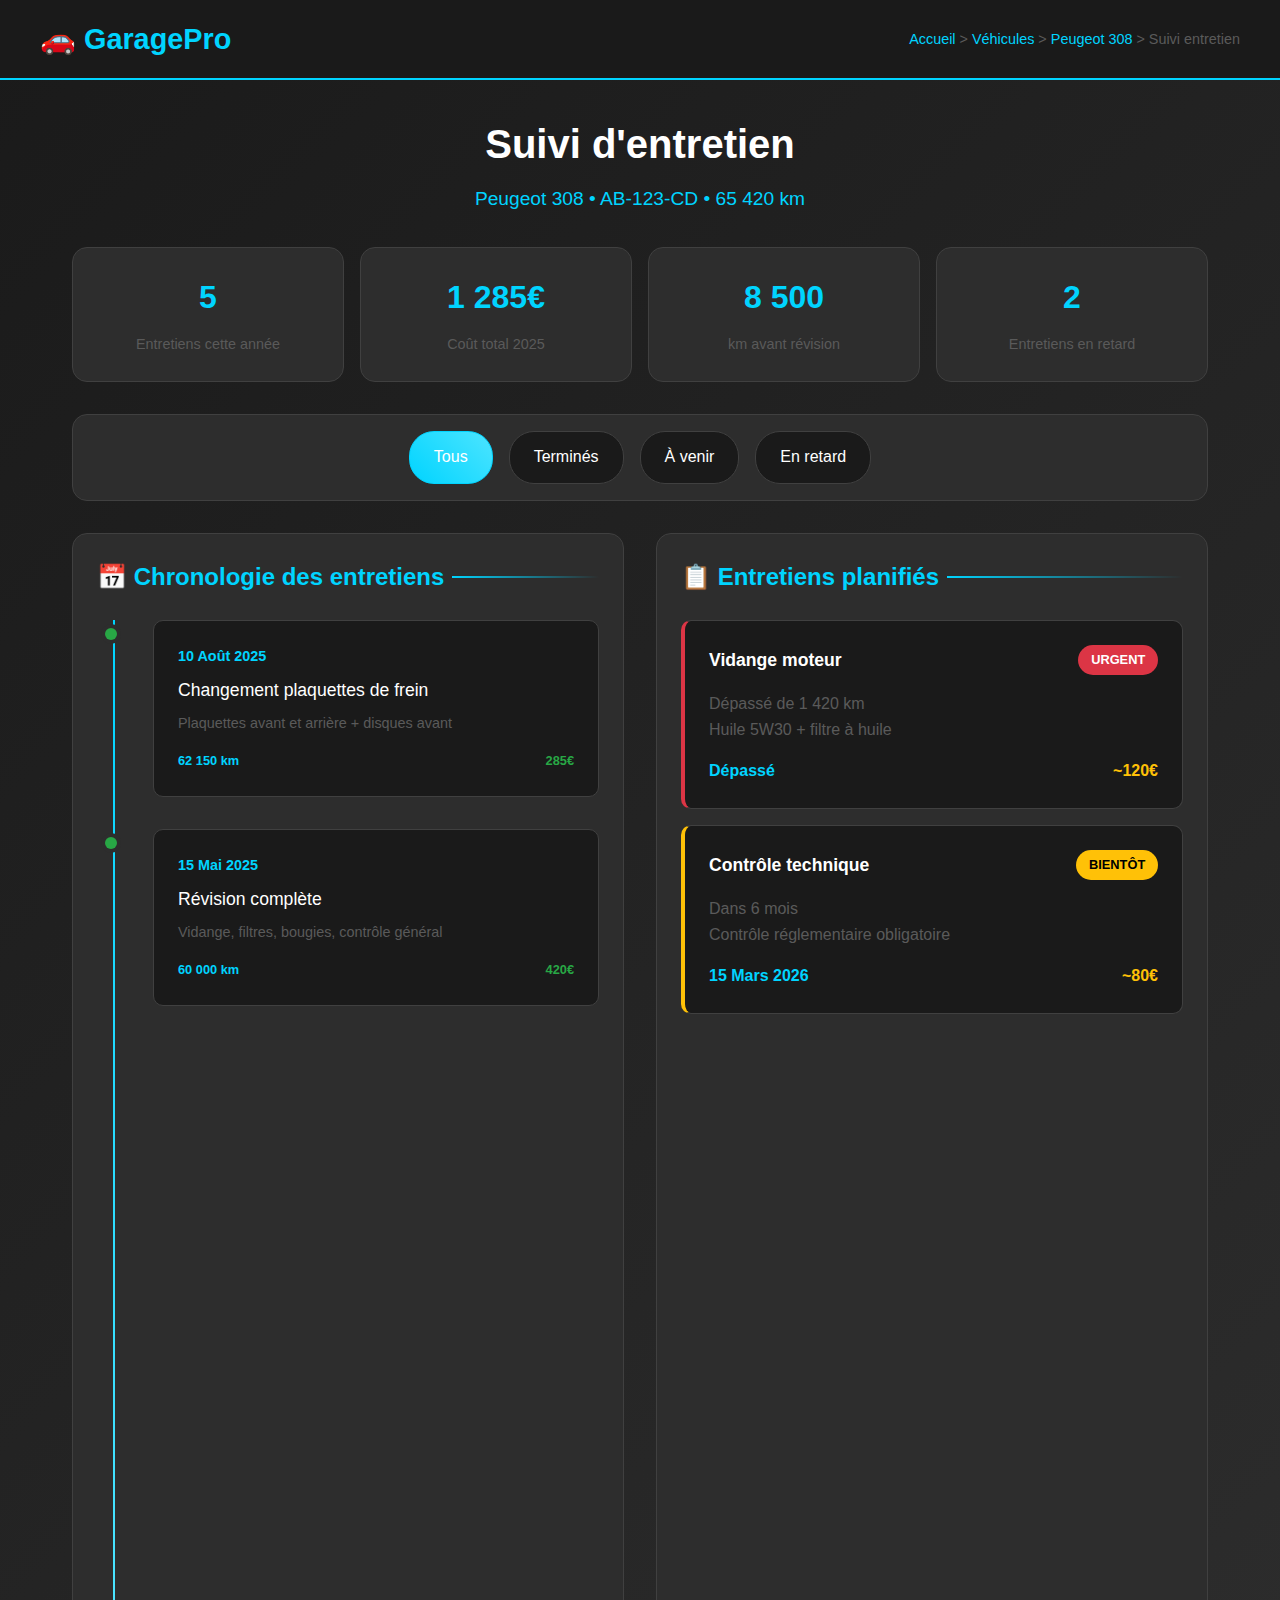
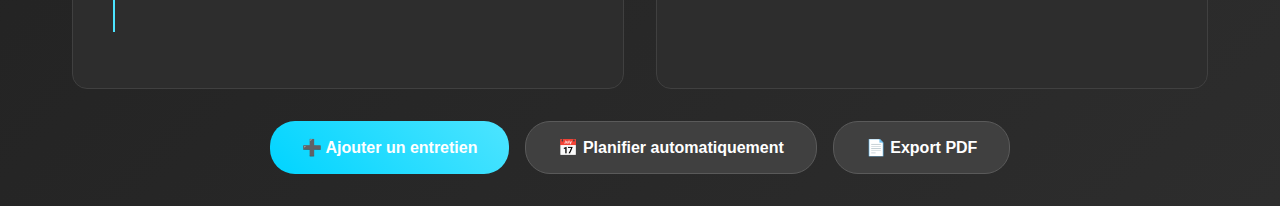
<file: models/claude/maintenance-tracking-page.html>
<!DOCTYPE html>
<html lang="fr">
<head>
    <meta charset="UTF-8">
    <meta name="viewport" content="width=device-width, initial-scale=1.0">
    <title>Suivi entretien - Peugeot 308 | GaragePro</title>
    <style>
        * {
            margin: 0;
            padding: 0;
            box-sizing: border-box;
        }

        :root {
            --carbon-dark: #1a1a1a;
            --carbon-medium: #2d2d2d;
            --carbon-light: #404040;
            --carbon-lighter: #5a5a5a;
            --electric-blue: #00d4ff;
            --electric-blue-dark: #0099cc;
            --electric-blue-light: #4de4ff;
            --white: #ffffff;
            --gray-light: #f5f5f5;
            --success: #28a745;
            --warning: #ffc107;
            --danger: #dc3545;
            --info: #17a2b8;
        }

        body {
            font-family: 'Arial', sans-serif;
            background: linear-gradient(135deg, var(--carbon-dark) 0%, var(--carbon-medium) 100%);
            color: var(--white);
            line-height: 1.6;
            min-height: 100vh;
        }

        /* Navbar */
        .navbar {
            background: var(--carbon-dark);
            padding: 1rem 2rem;
            border-bottom: 2px solid var(--electric-blue);
            position: sticky;
            top: 0;
            z-index: 1000;
        }

        .navbar-content {
            display: flex;
            justify-content: space-between;
            align-items: center;
            max-width: 1200px;
            margin: 0 auto;
        }

        .logo {
            font-size: 1.8rem;
            font-weight: bold;
            color: var(--electric-blue);
            text-decoration: none;
        }

        .breadcrumb {
            color: var(--carbon-lighter);
            font-size: 0.9rem;
        }

        .breadcrumb a {
            color: var(--electric-blue);
            text-decoration: none;
        }

        .breadcrumb a:hover {
            text-decoration: underline;
        }

        /* Main content */
        .main-content {
            max-width: 1200px;
            margin: 0 auto;
            padding: 2rem;
        }

        /* Header */
        .page-header {
            text-align: center;
            margin-bottom: 2rem;
        }

        .page-title {
            font-size: 2.5rem;
            color: var(--white);
            margin-bottom: 0.5rem;
        }

        .page-subtitle {
            color: var(--electric-blue);
            font-size: 1.2rem;
        }

        /* Filter tabs */
        .filter-tabs {
            display: flex;
            justify-content: center;
            gap: 1rem;
            margin-bottom: 2rem;
            background: var(--carbon-medium);
            padding: 1rem;
            border-radius: 15px;
            border: 1px solid var(--carbon-light);
        }

        .tab {
            padding: 0.8rem 1.5rem;
            background: var(--carbon-dark);
            border: 1px solid var(--carbon-light);
            border-radius: 25px;
            color: var(--white);
            cursor: pointer;
            transition: all 0.3s ease;
            font-weight: 500;
        }

        .tab.active {
            background: linear-gradient(45deg, var(--electric-blue), var(--electric-blue-light));
            color: white;
            border-color: var(--electric-blue);
        }

        .tab:hover:not(.active) {
            border-color: var(--electric-blue);
            color: var(--electric-blue);
        }

        /* Content grid */
        .content-grid {
            display: grid;
            grid-template-columns: 1fr 1fr;
            gap: 2rem;
            margin-bottom: 2rem;
        }

        .section {
            background: var(--carbon-medium);
            border-radius: 15px;
            padding: 1.5rem;
            border: 1px solid var(--carbon-light);
        }

        .section-title {
            font-size: 1.5rem;
            color: var(--electric-blue);
            margin-bottom: 1.5rem;
            position: relative;
            display: flex;
            align-items: center;
            gap: 0.5rem;
        }

        .section-title::after {
            content: '';
            flex: 1;
            height: 2px;
            background: linear-gradient(90deg, var(--electric-blue), transparent);
        }

        /* Timeline */
        .timeline {
            position: relative;
            padding-left: 2rem;
        }

        .timeline::before {
            content: '';
            position: absolute;
            left: 1rem;
            top: 0;
            bottom: 0;
            width: 2px;
            background: linear-gradient(to bottom, var(--electric-blue), var(--electric-blue-light));
        }

        .timeline-item {
            position: relative;
            margin-bottom: 2rem;
            padding-left: 1.5rem;
        }

        .timeline-item::before {
            content: '';
            position: absolute;
            left: -1.5rem;
            top: 0.5rem;
            width: 12px;
            height: 12px;
            background: var(--electric-blue);
            border-radius: 50%;
            box-shadow: 0 0 0 4px var(--carbon-medium);
        }

        .timeline-item.completed::before {
            background: var(--success);
        }

        .timeline-item.upcoming::before {
            background: var(--warning);
        }

        .timeline-item.overdue::before {
            background: var(--danger);
            animation: pulse 2s infinite;
        }

        @keyframes pulse {
            0% { box-shadow: 0 0 0 4px var(--carbon-medium), 0 0 0 8px transparent; }
            50% { box-shadow: 0 0 0 4px var(--carbon-medium), 0 0 0 8px rgba(220, 53, 69, 0.3); }
            100% { box-shadow: 0 0 0 4px var(--carbon-medium), 0 0 0 8px transparent; }
        }

        .timeline-content {
            background: var(--carbon-dark);
            padding: 1.5rem;
            border-radius: 10px;
            border: 1px solid var(--carbon-light);
            transition: all 0.3s ease;
        }

        .timeline-content:hover {
            border-color: var(--electric-blue);
            transform: translateX(5px);
        }

        .timeline-date {
            color: var(--electric-blue);
            font-weight: bold;
            font-size: 0.9rem;
            margin-bottom: 0.5rem;
        }

        .timeline-title {
            color: var(--white);
            font-size: 1.1rem;
            margin-bottom: 0.5rem;
        }

        .timeline-details {
            color: var(--carbon-lighter);
            font-size: 0.9rem;
            margin-bottom: 1rem;
        }

        .timeline-meta {
            display: flex;
            justify-content: space-between;
            align-items: center;
            font-size: 0.8rem;
        }

        .timeline-km {
            color: var(--electric-blue);
            font-weight: bold;
        }

        .timeline-cost {
            color: var(--success);
            font-weight: bold;
        }

        /* Planning cards */
        .planning-grid {
            display: grid;
            gap: 1rem;
        }

        .planning-card {
            background: var(--carbon-dark);
            padding: 1.5rem;
            border-radius: 10px;
            border: 1px solid var(--carbon-light);
            position: relative;
            transition: all 0.3s ease;
        }

        .planning-card.urgent {
            border-left: 4px solid var(--danger);
        }

        .planning-card.soon {
            border-left: 4px solid var(--warning);
        }

        .planning-card.planned {
            border-left: 4px solid var(--electric-blue);
        }

        .planning-card:hover {
            transform: translateY(-3px);
            box-shadow: 0 5px 15px rgba(0, 212, 255, 0.2);
        }

        .planning-header {
            display: flex;
            justify-content: space-between;
            align-items: center;
            margin-bottom: 1rem;
        }

        .planning-title {
            color: var(--white);
            font-size: 1.1rem;
            font-weight: bold;
        }

        .planning-status {
            padding: 0.3rem 0.8rem;
            border-radius: 15px;
            font-size: 0.8rem;
            font-weight: bold;
        }

        .status-urgent { background: var(--danger); color: white; }
        .status-soon { background: var(--warning); color: black; }
        .status-planned { background: var(--info); color: white; }

        .planning-details {
            color: var(--carbon-lighter);
            margin-bottom: 1rem;
        }

        .planning-meta {
            display: flex;
            justify-content: space-between;
            align-items: center;
        }

        .planning-date {
            color: var(--electric-blue);
            font-weight: bold;
        }

        .planning-estimate {
            color: var(--warning);
            font-weight: bold;
        }

        /* Statistics */
        .stats-grid {
            display: grid;
            grid-template-columns: repeat(auto-fit, minmax(200px, 1fr));
            gap: 1rem;
            margin-bottom: 2rem;
        }

        .stat-card {
            background: var(--carbon-medium);
            padding: 1.5rem;
            border-radius: 15px;
            text-align: center;
            border: 1px solid var(--carbon-light);
            transition: all 0.3s ease;
        }

        .stat-card:hover {
            border-color: var(--electric-blue);
            transform: translateY(-3px);
        }

        .stat-number {
            font-size: 2rem;
            font-weight: bold;
            color: var(--electric-blue);
            display: block;
            margin-bottom: 0.5rem;
        }

        .stat-label {
            color: var(--carbon-lighter);
            font-size: 0.9rem;
        }

        /* Action buttons */
        .action-buttons {
            display: flex;
            gap: 1rem;
            justify-content: center;
            margin-top: 2rem;
        }

        .btn {
            padding: 1rem 2rem;
            border: none;
            border-radius: 25px;
            font-size: 1rem;
            font-weight: bold;
            cursor: pointer;
            transition: all 0.3s ease;
            text-decoration: none;
            display: inline-block;
        }

        .btn-primary {
            background: linear-gradient(45deg, var(--electric-blue), var(--electric-blue-light));
            color: white;
        }

        .btn-secondary {
            background: var(--carbon-light);
            color: var(--white);
            border: 1px solid var(--carbon-lighter);
        }

        .btn:hover {
            transform: translateY(-2px);
            box-shadow: 0 5px 15px rgba(0, 212, 255, 0.3);
        }

        /* Add maintenance form */
        .add-form {
            background: var(--carbon-medium);
            border-radius: 15px;
            padding: 2rem;
            border: 1px solid var(--carbon-light);
            margin-bottom: 2rem;
            display: none;
        }

        .add-form.active {
            display: block;
            animation: fadeIn 0.3s ease;
        }

        @keyframes fadeIn {
            from { opacity: 0; transform: translateY(-20px); }
            to { opacity: 1; transform: translateY(0); }
        }

        .form-grid {
            display: grid;
            grid-template-columns: repeat(auto-fit, minmax(250px, 1fr));
            gap: 1rem;
            margin-bottom: 1.5rem;
        }

        .form-group {
            display: flex;
            flex-direction: column;
        }

        .form-group label {
            color: var(--electric-blue);
            margin-bottom: 0.5rem;
            font-weight: bold;
        }

        .form-group input,
        .form-group select,
        .form-group textarea {
            background: var(--carbon-dark);
            border: 1px solid var(--carbon-light);
            border-radius: 8px;
            padding: 0.8rem;
            color: var(--white);
            font-size: 1rem;
        }

        .form-group input:focus,
        .form-group select:focus,
        .form-group textarea:focus {
            outline: none;
            border-color: var(--electric-blue);
            box-shadow: 0 0 0 2px rgba(0, 212, 255, 0.2);
        }

        .form-group textarea {
            resize: vertical;
            min-height: 80px;
        }

        /* Responsive */
        @media (max-width: 768px) {
            .content-grid {
                grid-template-columns: 1fr;
            }
            
            .filter-tabs {
                flex-wrap: wrap;
            }
            
            .action-buttons {
                flex-direction: column;
            }
            
            .stats-grid {
                grid-template-columns: repeat(auto-fit, minmax(150px, 1fr));
            }
        }
    </style>
</head>
<body>
    <!-- Navbar -->
    <nav class="navbar">
        <div class="navbar-content">
            <a href="#" class="logo">🚗 GaragePro</a>
            <div class="breadcrumb">
                <a href="#">Accueil</a> > <a href="#">Véhicules</a> > <a href="#">Peugeot 308</a> > Suivi entretien
            </div>
        </div>
    </nav>

    <!-- Main Content -->
    <main class="main-content">
        <!-- Page Header -->
        <div class="page-header">
            <h1 class="page-title">Suivi d'entretien</h1>
            <p class="page-subtitle">Peugeot 308 • AB-123-CD • 65 420 km</p>
        </div>

        <!-- Statistics -->
        <div class="stats-grid">
            <div class="stat-card">
                <span class="stat-number">5</span>
                <span class="stat-label">Entretiens cette année</span>
            </div>
            <div class="stat-card">
                <span class="stat-number">1 285€</span>
                <span class="stat-label">Coût total 2025</span>
            </div>
            <div class="stat-card">
                <span class="stat-number">8 500</span>
                <span class="stat-label">km avant révision</span>
            </div>
            <div class="stat-card">
                <span class="stat-number">2</span>
                <span class="stat-label">Entretiens en retard</span>
            </div>
        </div>

        <!-- Filter Tabs -->
        <div class="filter-tabs">
            <div class="tab active" onclick="showTab('all')">Tous</div>
            <div class="tab" onclick="showTab('completed')">Terminés</div>
            <div class="tab" onclick="showTab('upcoming')">À venir</div>
            <div class="tab" onclick="showTab('overdue')">En retard</div>
        </div>

        <!-- Add form (hidden by default) -->
        <div class="add-form" id="addForm">
            <h3 class="section-title">➕ Ajouter un entretien</h3>
            <form>
                <div class="form-grid">
                    <div class="form-group">
                        <label for="maintenance-type">Type d'entretien</label>
                        <select id="maintenance-type">
                            <option>Vidange</option>
                            <option>Révision complète</option>
                            <option>Changement pneus</option>
                            <option>Freins</option>
                            <option>Contrôle technique</option>
                            <option>Autre</option>
                        </select>
                    </div>
                    <div class="form-group">
                        <label for="maintenance-date">Date</label>
                        <input type="date" id="maintenance-date">
                    </div>
                    <div class="form-group">
                        <label for="maintenance-km">Kilométrage</label>
                        <input type="number" id="maintenance-km" placeholder="65420">
                    </div>
                    <div class="form-group">
                        <label for="maintenance-cost">Coût (€)</label>
                        <input type="number" id="maintenance-cost" placeholder="150">
                    </div>
                    <div class="form-group">
                        <label for="maintenance-garage">Garage</label>
                        <input type="text" id="maintenance-garage" placeholder="Nom du garage">
                    </div>
                    <div class="form-group">
                        <label for="next-maintenance">Prochain entretien (km)</label>
                        <input type="number" id="next-maintenance" placeholder="70000">
                    </div>
                </div>
                <div class="form-group">
                    <label for="maintenance-notes">Notes</label>
                    <textarea id="maintenance-notes" placeholder="Détails de l'entretien..."></textarea>
                </div>
                <div class="action-buttons">
                    <button type="submit" class="btn btn-primary">💾 Enregistrer</button>
                    <button type="button" class="btn btn-secondary" onclick="hideAddForm()">❌ Annuler</button>
                </div>
            </form>
        </div>

        <!-- Content Grid -->
        <div class="content-grid">
            <!-- Left Column - Timeline -->
            <div class="section">
                <h2 class="section-title">📅 Chronologie des entretiens</h2>
                <div class="timeline">
                    <div class="timeline-item completed">
                        <div class="timeline-content">
                            <div class="timeline-date">10 Août 2025</div>
                            <div class="timeline-title">Changement plaquettes de frein</div>
                            <div class="timeline-details">Plaquettes avant et arrière + disques avant</div>
                            <div class="timeline-meta">
                                <span class="timeline-km">62 150 km</span>
                                <span class="timeline-cost">285€</span>
                            </div>
                        </div>
                    </div>

                    <div class="timeline-item completed">
                        <div class="timeline-content">
                            <div class="timeline-date">15 Mai 2025</div>
                            <div class="timeline-title">Révision complète</div>
                            <div class="timeline-details">Vidange, filtres, bougies, contrôle général</div>
                            <div class="timeline-meta">
                                <span class="timeline-km">60 000 km</span>
                                <span class="timeline-cost">420€</span>
                            </div>
                        </div>
                    </div>

                    <div class="timeline-item completed">
                        <div class="timeline-content">
                            <div class="timeline-date">12 Mars 2025</div>
                            <div class="timeline-title">Changement pneus</div>
                            <div class="timeline-details">4 pneus Michelin Energy Saver+</div>
                            <div class="timeline-meta">
                                <span class="timeline-km">58 200 km</span>
                                <span class="timeline-cost">380€</span>
                            </div>
                        </div>
                    </div>

                    <div class="timeline-item completed">
                        <div class="timeline-content">
                            <div class="timeline-date">20 Janv 2025</div>
                            <div class="timeline-title">Contrôle technique</div>
                            <div class="timeline-details">Contrôle réglementaire - Aucun défaut</div>
                            <div class="timeline-meta">
                                <span class="timeline-km">55 800 km</span>
                                <span class="timeline-cost">75€</span>
                            </div>
                        </div>
                    </div>

                    <div class="timeline-item completed">
                        <div class="timeline-content">
                            <div class="timeline-date">08 Oct 2024</div>
                            <div class="timeline-title">Vidange + filtres</div>
                            <div class="timeline-details">Huile 5W30 + filtre à huile et à air</div>
                            <div class="timeline-meta">
                                <span class="timeline-km">52 000 km</span>
                                <span class="timeline-cost">125€</span>
                            </div>
                        </div>
                    </div>
                </div>
            </div>

            <!-- Right Column - Planning -->
            <div class="section">
                <h2 class="section-title">📋 Entretiens planifiés</h2>
                <div class="planning-grid">
                    <div class="planning-card urgent">
                        <div class="planning-header">
                            <div class="planning-title">Vidange moteur</div>
                            <span class="planning-status status-urgent">URGENT</span>
                        </div>
                        <div class="planning-details">
                            Dépassé de 1 420 km<br>
                            Huile 5W30 + filtre à huile
                        </div>
                        <div class="planning-meta">
                            <span class="planning-date">Dépassé</span>
                            <span class="planning-estimate">~120€</span>
                        </div>
                    </div>

                    <div class="planning-card soon">
                        <div class="planning-header">
                            <div class="planning-title">Contrôle technique</div>
                            <span class="planning-status status-soon">BIENTÔT</span>
                        </div>
                        <div class="planning-details">
                            Dans 6 mois<br>
                            Contrôle réglementaire obligatoire
                        </div>
                        <div class="planning-meta">
                            <span class="planning-date">15 Mars 2026</span>
                            <span class="planning-estimate">~80€</span>
                        </div>
                    </div>

                    <div class="planning-card planned">
                        <div class="planning-header">
                            <div class="planning-title">Révision 75 000 km</div>
                            <span class="planning-status status-planned">PLANIFIÉ</span>
                        </div>
                        <div class="planning-details">
                            Dans ~1 an et 9 580 km<br>
                            Révision majeure recommandée
                        </div>
                        <div class="planning-meta">
                            <span class="planning-date">Est. 2026</span>
                            <span class="planning-estimate">~450€</span>
                        </div>
                    </div>

                    <div class="planning-card planned">
                        <div class="planning-header">
                            <div class="planning-title">Changement courroie</div>
                            <span class="planning-status status-planned">PLANIFIÉ</span>
                        </div>
                        <div class="planning-details">
                            Recommandé à 80 000 km<br>
                            Courroie de distribution + pompe à eau
                        </div>
                        <div class="planning-meta">
                            <span class="planning-date">~14 580 km</span>
                            <span class="planning-estimate">~650€</span>
                        </div>
                    </div>
                </div>
            </div>
        </div>

        <!-- Action Buttons -->
        <div class="action-buttons">
            <button class="btn btn-primary" onclick="showAddForm()">
                ➕ Ajouter un entretien
            </button>
            <button class="btn btn-secondary" onclick="alert('Fonction de planification automatique')">
                📅 Planifier automatiquement
            </button>
            <button class="btn btn-secondary" onclick="alert('Export PDF du suivi')">
                📄 Export PDF
            </button>
        </div>
    </main>

    <script>
        // Tab functionality
        function showTab(type) {
            // Remove active class from all tabs
            document.querySelectorAll('.tab').forEach(tab => {
                tab.classList.remove('active');
            });
            
            // Add active class to clicked tab
            event.target.classList.add('active');
            
            // Filter timeline items based on type
            const timelineItems = document.querySelectorAll('.timeline-item');
            const planningCards = document.querySelectorAll('.planning-card');
            
            timelineItems.forEach(item => {
                item.style.display = 'block';
                if (type === 'completed' && !item.classList.contains('completed')) {
                    item.style.display = 'none';
                } else if (type === 'upcoming' && !item.classList.contains('upcoming')) {
                    item.style.display = 'none';
                } else if (type === 'overdue' && !item.classList.contains('overdue')) {
                    item.style.display = 'none';
                }
            });
            
            planningCards.forEach(card => {
                card.style.display = 'block';
                if (type === 'completed') {
                    card.style.display = 'none';
                } else if (type === 'upcoming' && !card.classList.contains('soon') && !card.classList.contains('planned')) {
                    card.style.display = 'none';
                } else if (type === 'overdue' && !card.classList.contains('urgent')) {
                    card.style.display = 'none';
                }
            });
        }

        // Add form functionality
        function showAddForm() {
            document.getElementById('addForm').classList.add('active');
            document.getElementById('addForm').scrollIntoView({ behavior: 'smooth' });
        }

        function hideAddForm() {
            document.getElementById('addForm').classList.remove('active');
        }

        // Form submission
        document.querySelector('#addForm form').addEventListener('submit', function(e) {
            e.preventDefault();
            alert('Entretien ajouté avec succès ! (À implémenter avec Django)');
            hideAddForm();
        });

        // Animation on scroll
        const observer = new IntersectionObserver((entries) => {
            entries.forEach(entry => {
                if (entry.isIntersecting) {
                    entry.target.style.opacity = '1';
                    entry.target.style.transform = 'translateY(0)';
                }
            });
        });

        document.querySelectorAll('.timeline-item, .planning-card, .stat-card').forEach(item => {
            item.style.opacity = '0';
            item.style.transform = 'translateY(20px)';
            item.style.transition = 'opacity 0.5s ease, transform 0.5s ease';
            observer.observe(item);
        });
    </script>
</body>
</html>
</file>
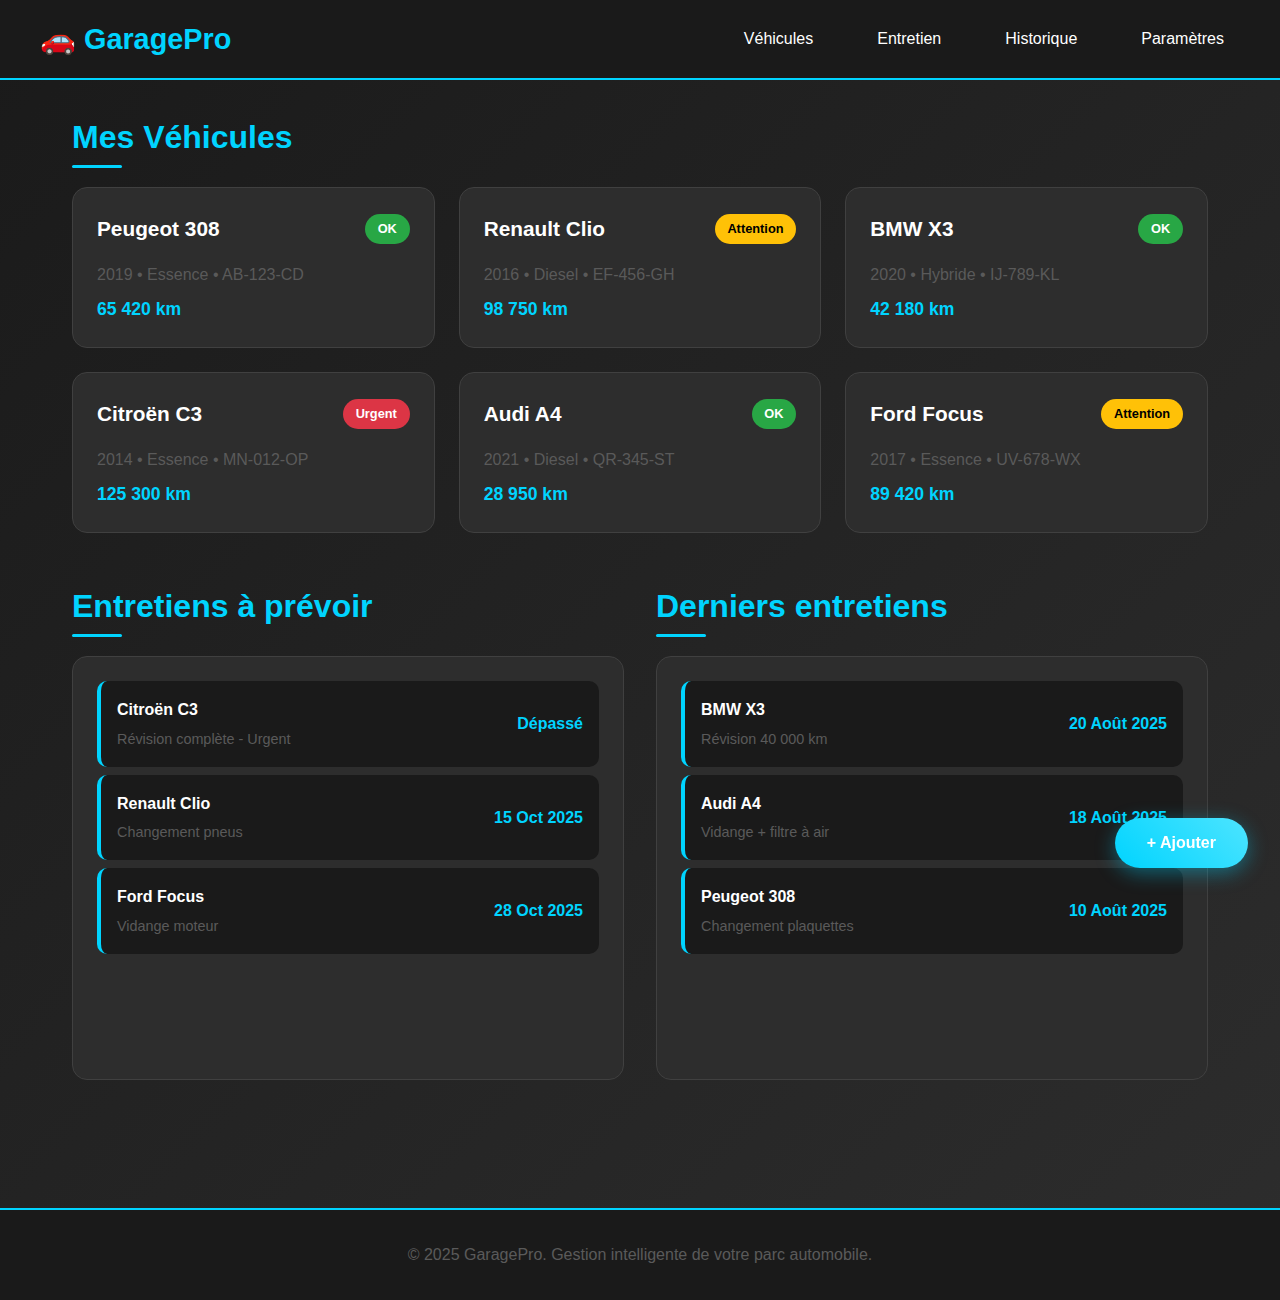
<file: models/claude/vehicle-dashboard.html>
<!DOCTYPE html>
<html lang="fr">
<head>
    <meta charset="UTF-8">
    <meta name="viewport" content="width=device-width, initial-scale=1.0">
    <title>Claude</title>
    <style>
        * {
            margin: 0;
            padding: 0;
            box-sizing: border-box;
        }

        :root {
            --carbon-dark: #1a1a1a;
            --carbon-medium: #2d2d2d;
            --carbon-light: #404040;
            --carbon-lighter: #5a5a5a;
            --electric-blue: #00d4ff;
            --electric-blue-dark: #0099cc;
            --electric-blue-light: #4de4ff;
            --white: #ffffff;
            --gray-light: #f5f5f5;
            --success: #28a745;
            --warning: #ffc107;
            --danger: #dc3545;
        }

        body {
            font-family: 'Arial', sans-serif;
            background: linear-gradient(135deg, var(--carbon-dark) 0%, var(--carbon-medium) 100%);
            color: var(--white);
            line-height: 1.6;
            min-height: 100vh;
        }

        /* Navbar */
        .navbar {
            background: var(--carbon-dark);
            padding: 1rem 2rem;
            border-bottom: 2px solid var(--electric-blue);
            position: sticky;
            top: 0;
            z-index: 1000;
            backdrop-filter: blur(10px);
        }

        .navbar-content {
            display: flex;
            justify-content: space-between;
            align-items: center;
            max-width: 1200px;
            margin: 0 auto;
        }

        .logo {
            font-size: 1.8rem;
            font-weight: bold;
            color: var(--electric-blue);
            text-decoration: none;
        }

        .nav-links {
            display: flex;
            list-style: none;
            gap: 2rem;
        }

        .nav-links a {
            color: var(--white);
            text-decoration: none;
            transition: color 0.3s ease;
            padding: 0.5rem 1rem;
            border-radius: 5px;
        }

        .nav-links a:hover {
            color: var(--electric-blue);
            background: var(--carbon-medium);
        }

        /* Main content */
        .main-content {
            max-width: 1200px;
            margin: 0 auto;
            padding: 2rem;
        }

        .section {
            margin-bottom: 3rem;
        }

        .section-title {
            font-size: 2rem;
            margin-bottom: 1.5rem;
            color: var(--electric-blue);
            position: relative;
        }

        .section-title::after {
            content: '';
            position: absolute;
            bottom: -5px;
            left: 0;
            width: 50px;
            height: 3px;
            background: var(--electric-blue);
            border-radius: 2px;
        }

        /* Cards grid */
        .cards-grid {
            display: grid;
            grid-template-columns: repeat(auto-fit, minmax(300px, 1fr));
            gap: 1.5rem;
            margin-bottom: 2rem;
        }

        .vehicle-card {
            background: var(--carbon-medium);
            border-radius: 15px;
            padding: 1.5rem;
            transition: transform 0.3s ease, box-shadow 0.3s ease;
            border: 1px solid var(--carbon-light);
            cursor: pointer;
        }

        .vehicle-card:hover {
            transform: translateY(-5px);
            box-shadow: 0 10px 30px rgba(0, 212, 255, 0.3);
            border-color: var(--electric-blue);
        }

        .vehicle-header {
            display: flex;
            justify-content: space-between;
            align-items: center;
            margin-bottom: 1rem;
        }

        .vehicle-name {
            font-size: 1.3rem;
            font-weight: bold;
            color: var(--white);
        }

        .vehicle-status {
            padding: 0.3rem 0.8rem;
            border-radius: 20px;
            font-size: 0.8rem;
            font-weight: bold;
        }

        .status-ok { background: var(--success); color: white; }
        .status-warning { background: var(--warning); color: black; }
        .status-danger { background: var(--danger); color: white; }

        .vehicle-info {
            color: var(--carbon-lighter);
            margin-bottom: 0.5rem;
        }

        .vehicle-km {
            font-size: 1.1rem;
            color: var(--electric-blue);
            font-weight: bold;
        }

        /* Maintenance sections */
        .maintenance-grid {
            display: grid;
            grid-template-columns: repeat(auto-fit, minmax(400px, 1fr));
            gap: 2rem;
        }

        .maintenance-card {
            background: var(--carbon-medium);
            border-radius: 15px;
            padding: 1.5rem;
            border: 1px solid var(--carbon-light);
        }

        .maintenance-item {
            display: flex;
            justify-content: space-between;
            align-items: center;
            padding: 1rem;
            margin-bottom: 0.5rem;
            background: var(--carbon-dark);
            border-radius: 10px;
            border-left: 4px solid var(--electric-blue);
        }

        .maintenance-info h4 {
            color: var(--white);
            margin-bottom: 0.3rem;
        }

        .maintenance-info p {
            color: var(--carbon-lighter);
            font-size: 0.9rem;
        }

        .maintenance-date {
            color: var(--electric-blue);
            font-weight: bold;
        }

        /* Add button */
        .add-btn {
            background: linear-gradient(45deg, var(--electric-blue), var(--electric-blue-light));
            color: white;
            border: none;
            padding: 1rem 2rem;
            border-radius: 50px;
            font-size: 1rem;
            font-weight: bold;
            cursor: pointer;
            transition: all 0.3s ease;
            position: fixed;
            bottom: 2rem;
            right: 2rem;
            box-shadow: 0 5px 20px rgba(0, 212, 255, 0.4);
        }

        .add-btn:hover {
            transform: scale(1.05);
            box-shadow: 0 8px 30px rgba(0, 212, 255, 0.6);
        }

        /* Footer */
        .footer {
            background: var(--carbon-dark);
            padding: 2rem;
            text-align: center;
            border-top: 2px solid var(--electric-blue);
            margin-top: 3rem;
        }

        .footer p {
            color: var(--carbon-lighter);
        }

        /* Responsive */
        @media (max-width: 768px) {
            .navbar-content {
                flex-direction: column;
                gap: 1rem;
            }

            .nav-links {
                gap: 1rem;
            }

            .main-content {
                padding: 1rem;
            }

            .cards-grid {
                grid-template-columns: 1fr;
            }

            .maintenance-grid {
                grid-template-columns: 1fr;
            }
        }
    </style>
</head>
<body>
    <!-- Navbar -->
    <nav class="navbar">
        <div class="navbar-content">
            <a href="#" class="logo">🚗 GaragePro</a>
            <ul class="nav-links">
                <li><a href="#vehicles">Véhicules</a></li>
                <li><a href="#maintenance">Entretien</a></li>
                <li><a href="#history">Historique</a></li>
                <li><a href="#settings">Paramètres</a></li>
            </ul>
        </div>
    </nav>

    <!-- Main Content -->
    <main class="main-content">
        <!-- Section Véhicules -->
        <section id="vehicles" class="section">
            <h2 class="section-title">Mes Véhicules</h2>
            <div class="cards-grid">
                <div class="vehicle-card">
                    <div class="vehicle-header">
                        <h3 class="vehicle-name">Peugeot 308</h3>
                        <span class="vehicle-status status-ok">OK</span>
                    </div>
                    <p class="vehicle-info">2019 • Essence • AB-123-CD</p>
                    <p class="vehicle-km">65 420 km</p>
                </div>

                <div class="vehicle-card">
                    <div class="vehicle-header">
                        <h3 class="vehicle-name">Renault Clio</h3>
                        <span class="vehicle-status status-warning">Attention</span>
                    </div>
                    <p class="vehicle-info">2016 • Diesel • EF-456-GH</p>
                    <p class="vehicle-km">98 750 km</p>
                </div>

                <div class="vehicle-card">
                    <div class="vehicle-header">
                        <h3 class="vehicle-name">BMW X3</h3>
                        <span class="vehicle-status status-ok">OK</span>
                    </div>
                    <p class="vehicle-info">2020 • Hybride • IJ-789-KL</p>
                    <p class="vehicle-km">42 180 km</p>
                </div>

                <div class="vehicle-card">
                    <div class="vehicle-header">
                        <h3 class="vehicle-name">Citroën C3</h3>
                        <span class="vehicle-status status-danger">Urgent</span>
                    </div>
                    <p class="vehicle-info">2014 • Essence • MN-012-OP</p>
                    <p class="vehicle-km">125 300 km</p>
                </div>

                <div class="vehicle-card">
                    <div class="vehicle-header">
                        <h3 class="vehicle-name">Audi A4</h3>
                        <span class="vehicle-status status-ok">OK</span>
                    </div>
                    <p class="vehicle-info">2021 • Diesel • QR-345-ST</p>
                    <p class="vehicle-km">28 950 km</p>
                </div>

                <div class="vehicle-card">
                    <div class="vehicle-header">
                        <h3 class="vehicle-name">Ford Focus</h3>
                        <span class="vehicle-status status-warning">Attention</span>
                    </div>
                    <p class="vehicle-info">2017 • Essence • UV-678-WX</p>
                    <p class="vehicle-km">89 420 km</p>
                </div>
            </div>
        </section>

        <!-- Maintenance Grid -->
        <div class="maintenance-grid">
            <!-- Entretiens à prévoir -->
            <section id="maintenance" class="section">
                <h2 class="section-title">Entretiens à prévoir</h2>
                <div class="maintenance-card">
                    <div class="maintenance-item">
                        <div class="maintenance-info">
                            <h4>Citroën C3</h4>
                            <p>Révision complète - Urgent</p>
                        </div>
                        <span class="maintenance-date">Dépassé</span>
                    </div>
                    
                    <div class="maintenance-item">
                        <div class="maintenance-info">
                            <h4>Renault Clio</h4>
                            <p>Changement pneus</p>
                        </div>
                        <span class="maintenance-date">15 Oct 2025</span>
                    </div>
                    
                    <div class="maintenance-item">
                        <div class="maintenance-info">
                            <h4>Ford Focus</h4>
                            <p>Vidange moteur</p>
                        </div>
                        <span class="maintenance-date">28 Oct 2025</span>
                    </div>
                    
                    <div class="maintenance-item">
                        <div class="maintenance-info">
                            <h4>Peugeot 308</h4>
                            <p>Contrôle technique</p>
                        </div>
                        <span class="maintenance-date">12 Nov 2025</span>
                    </div>
                </div>
            </section>

            <!-- Derniers entretiens -->
            <section class="section">
                <h2 class="section-title">Derniers entretiens</h2>
                <div class="maintenance-card">
                    <div class="maintenance-item">
                        <div class="maintenance-info">
                            <h4>BMW X3</h4>
                            <p>Révision 40 000 km</p>
                        </div>
                        <span class="maintenance-date">20 Août 2025</span>
                    </div>
                    
                    <div class="maintenance-item">
                        <div class="maintenance-info">
                            <h4>Audi A4</h4>
                            <p>Vidange + filtre à air</p>
                        </div>
                        <span class="maintenance-date">18 Août 2025</span>
                    </div>
                    
                    <div class="maintenance-item">
                        <div class="maintenance-info">
                            <h4>Peugeot 308</h4>
                            <p>Changement plaquettes</p>
                        </div>
                        <span class="maintenance-date">10 Août 2025</span>
                    </div>
                    
                    <div class="maintenance-item">
                        <div class="maintenance-info">
                            <h4>Ford Focus</h4>
                            <p>Contrôle climatisation</p>
                        </div>
                        <span class="maintenance-date">5 Août 2025</span>
                    </div>
                </div>
            </section>
        </div>
    </main>

    <!-- Bouton d'ajout flottant -->
    <button class="add-btn" onclick="alert('Fonction d\'ajout - à implémenter')">+ Ajouter</button>

    <!-- Footer -->
    <footer class="footer">
        <p>&copy; 2025 GaragePro. Gestion intelligente de votre parc automobile.</p>
    </footer>

    <script>
        // Animation au scroll
        const cards = document.querySelectorAll('.vehicle-card, .maintenance-item');
        
        const observer = new IntersectionObserver((entries) => {
            entries.forEach(entry => {
                if (entry.isIntersecting) {
                    entry.target.style.opacity = '1';
                    entry.target.style.transform = 'translateY(0)';
                }
            });
        });

        cards.forEach(card => {
            card.style.opacity = '0';
            card.style.transform = 'translateY(20px)';
            card.style.transition = 'opacity 0.5s ease, transform 0.5s ease';
            observer.observe(card);
        });

        // Interaction avec les cartes véhicules
        document.querySelectorAll('.vehicle-card').forEach(card => {
            card.addEventListener('click', function() {
                const vehicleName = this.querySelector('.vehicle-name').textContent;
                alert(`Redirection vers la page de détail de : ${vehicleName}`);
            });
        });
    </script>
</body>
</html>
</file>
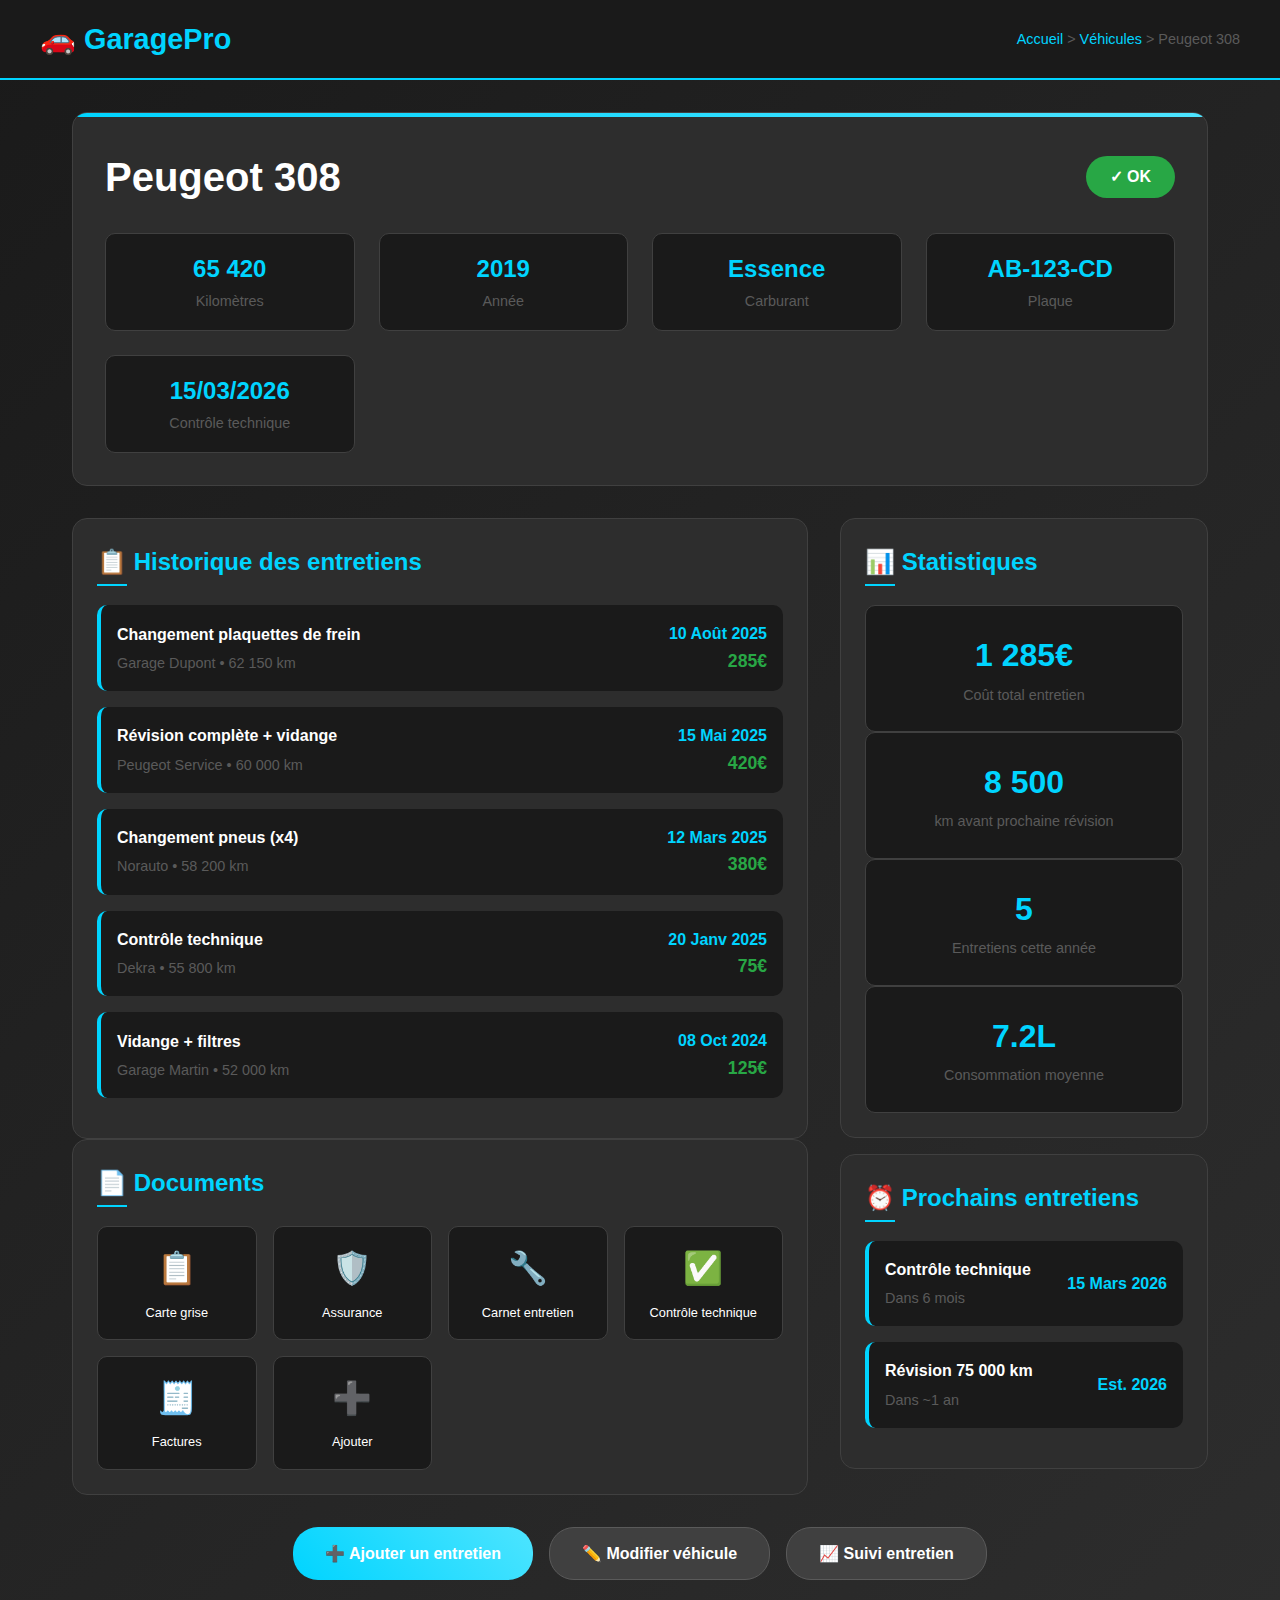
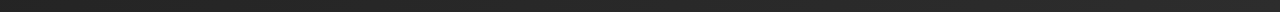
<file: models/claude/vehicle-detail-page.html>
<!DOCTYPE html>
<html lang="fr">
<head>
    <meta charset="UTF-8">
    <meta name="viewport" content="width=device-width, initial-scale=1.0">
    <title>Peugeot 308 - Détails | GaragePro</title>
    <style>
        * {
            margin: 0;
            padding: 0;
            box-sizing: border-box;
        }

        :root {
            --carbon-dark: #1a1a1a;
            --carbon-medium: #2d2d2d;
            --carbon-light: #404040;
            --carbon-lighter: #5a5a5a;
            --electric-blue: #00d4ff;
            --electric-blue-dark: #0099cc;
            --electric-blue-light: #4de4ff;
            --white: #ffffff;
            --gray-light: #f5f5f5;
            --success: #28a745;
            --warning: #ffc107;
            --danger: #dc3545;
            --info: #17a2b8;
        }

        body {
            font-family: 'Arial', sans-serif;
            background: linear-gradient(135deg, var(--carbon-dark) 0%, var(--carbon-medium) 100%);
            color: var(--white);
            line-height: 1.6;
            min-height: 100vh;
        }

        /* Navbar */
        .navbar {
            background: var(--carbon-dark);
            padding: 1rem 2rem;
            border-bottom: 2px solid var(--electric-blue);
            position: sticky;
            top: 0;
            z-index: 1000;
        }

        .navbar-content {
            display: flex;
            justify-content: space-between;
            align-items: center;
            max-width: 1200px;
            margin: 0 auto;
        }

        .logo {
            font-size: 1.8rem;
            font-weight: bold;
            color: var(--electric-blue);
            text-decoration: none;
        }

        .breadcrumb {
            color: var(--carbon-lighter);
            font-size: 0.9rem;
        }

        .breadcrumb a {
            color: var(--electric-blue);
            text-decoration: none;
        }

        .breadcrumb a:hover {
            text-decoration: underline;
        }

        /* Main content */
        .main-content {
            max-width: 1200px;
            margin: 0 auto;
            padding: 2rem;
        }

        /* Vehicle header */
        .vehicle-header {
            background: var(--carbon-medium);
            border-radius: 15px;
            padding: 2rem;
            margin-bottom: 2rem;
            border: 1px solid var(--carbon-light);
            position: relative;
            overflow: hidden;
        }

        .vehicle-header::before {
            content: '';
            position: absolute;
            top: 0;
            left: 0;
            right: 0;
            height: 4px;
            background: linear-gradient(90deg, var(--electric-blue), var(--electric-blue-light));
        }

        .vehicle-title {
            display: flex;
            justify-content: space-between;
            align-items: center;
            margin-bottom: 1.5rem;
        }

        .vehicle-name {
            font-size: 2.5rem;
            color: var(--white);
        }

        .vehicle-status {
            padding: 0.5rem 1.5rem;
            border-radius: 25px;
            font-size: 1rem;
            font-weight: bold;
        }

        .status-ok { background: var(--success); color: white; }

        .vehicle-specs {
            display: grid;
            grid-template-columns: repeat(auto-fit, minmax(200px, 1fr));
            gap: 1.5rem;
        }

        .spec-item {
            text-align: center;
            padding: 1rem;
            background: var(--carbon-dark);
            border-radius: 10px;
            border: 1px solid var(--carbon-light);
        }

        .spec-value {
            font-size: 1.5rem;
            font-weight: bold;
            color: var(--electric-blue);
            display: block;
        }

        .spec-label {
            font-size: 0.9rem;
            color: var(--carbon-lighter);
            margin-top: 0.5rem;
        }

        /* Content sections */
        .content-grid {
            display: grid;
            grid-template-columns: 2fr 1fr;
            gap: 2rem;
            margin-bottom: 2rem;
        }

        .section {
            background: var(--carbon-medium);
            border-radius: 15px;
            padding: 1.5rem;
            border: 1px solid var(--carbon-light);
        }

        .section-title {
            font-size: 1.5rem;
            color: var(--electric-blue);
            margin-bottom: 1.5rem;
            position: relative;
        }

        .section-title::after {
            content: '';
            position: absolute;
            bottom: -5px;
            left: 0;
            width: 30px;
            height: 2px;
            background: var(--electric-blue);
        }

        /* Maintenance history */
        .maintenance-item {
            display: flex;
            justify-content: space-between;
            align-items: center;
            padding: 1rem;
            margin-bottom: 1rem;
            background: var(--carbon-dark);
            border-radius: 10px;
            border-left: 4px solid var(--electric-blue);
            transition: all 0.3s ease;
        }

        .maintenance-item:hover {
            transform: translateX(5px);
            border-left-color: var(--electric-blue-light);
        }

        .maintenance-info h4 {
            color: var(--white);
            margin-bottom: 0.3rem;
        }

        .maintenance-info p {
            color: var(--carbon-lighter);
            font-size: 0.9rem;
        }

        .maintenance-date {
            color: var(--electric-blue);
            font-weight: bold;
        }

        .maintenance-cost {
            color: var(--success);
            font-weight: bold;
            font-size: 1.1rem;
        }

        /* Quick stats */
        .quick-stats {
            display: flex;
            flex-direction: column;
            gap: 1rem;
        }

        .stat-card {
            background: var(--carbon-dark);
            padding: 1.5rem;
            border-radius: 10px;
            text-align: center;
            border: 1px solid var(--carbon-light);
            transition: all 0.3s ease;
        }

        .stat-card:hover {
            border-color: var(--electric-blue);
            transform: scale(1.02);
        }

        .stat-number {
            font-size: 2rem;
            font-weight: bold;
            color: var(--electric-blue);
            display: block;
        }

        .stat-label {
            color: var(--carbon-lighter);
            font-size: 0.9rem;
        }

        /* Documents section */
        .documents-grid {
            display: grid;
            grid-template-columns: repeat(auto-fill, minmax(150px, 1fr));
            gap: 1rem;
        }

        .document-item {
            background: var(--carbon-dark);
            padding: 1rem;
            border-radius: 10px;
            text-align: center;
            border: 1px solid var(--carbon-light);
            cursor: pointer;
            transition: all 0.3s ease;
        }

        .document-item:hover {
            border-color: var(--electric-blue);
            transform: translateY(-3px);
        }

        .document-icon {
            font-size: 2rem;
            margin-bottom: 0.5rem;
            color: var(--electric-blue);
        }

        .document-name {
            font-size: 0.8rem;
            color: var(--white);
        }

        /* Action buttons */
        .action-buttons {
            display: flex;
            gap: 1rem;
            justify-content: center;
            margin-top: 2rem;
        }

        .btn {
            padding: 1rem 2rem;
            border: none;
            border-radius: 25px;
            font-size: 1rem;
            font-weight: bold;
            cursor: pointer;
            transition: all 0.3s ease;
            text-decoration: none;
            display: inline-block;
        }

        .btn-primary {
            background: linear-gradient(45deg, var(--electric-blue), var(--electric-blue-light));
            color: white;
        }

        .btn-secondary {
            background: var(--carbon-light);
            color: var(--white);
            border: 1px solid var(--carbon-lighter);
        }

        .btn:hover {
            transform: translateY(-2px);
            box-shadow: 0 5px 15px rgba(0, 212, 255, 0.3);
        }

        /* Responsive */
        @media (max-width: 768px) {
            .content-grid {
                grid-template-columns: 1fr;
            }
            
            .vehicle-title {
                flex-direction: column;
                gap: 1rem;
                text-align: center;
            }
            
            .action-buttons {
                flex-direction: column;
            }
        }
    </style>
</head>
<body>
    <!-- Navbar -->
    <nav class="navbar">
        <div class="navbar-content">
            <a href="#" class="logo">🚗 GaragePro</a>
            <div class="breadcrumb">
                <a href="#">Accueil</a> > <a href="#">Véhicules</a> > Peugeot 308
            </div>
        </div>
    </nav>

    <!-- Main Content -->
    <main class="main-content">
        <!-- Vehicle Header -->
        <div class="vehicle-header">
            <div class="vehicle-title">
                <h1 class="vehicle-name">Peugeot 308</h1>
                <span class="vehicle-status status-ok">✓ OK</span>
            </div>
            
            <div class="vehicle-specs">
                <div class="spec-item">
                    <span class="spec-value">65 420</span>
                    <span class="spec-label">Kilomètres</span>
                </div>
                <div class="spec-item">
                    <span class="spec-value">2019</span>
                    <span class="spec-label">Année</span>
                </div>
                <div class="spec-item">
                    <span class="spec-value">Essence</span>
                    <span class="spec-label">Carburant</span>
                </div>
                <div class="spec-item">
                    <span class="spec-value">AB-123-CD</span>
                    <span class="spec-label">Plaque</span>
                </div>
                <div class="spec-item">
                    <span class="spec-value">15/03/2026</span>
                    <span class="spec-label">Contrôle technique</span>
                </div>
            </div>
        </div>

        <!-- Content Grid -->
        <div class="content-grid">
            <!-- Left Column - Maintenance History -->
            <div>
                <div class="section">
                    <h2 class="section-title">📋 Historique des entretiens</h2>
                    
                    <div class="maintenance-item">
                        <div class="maintenance-info">
                            <h4>Changement plaquettes de frein</h4>
                            <p>Garage Dupont • 62 150 km</p>
                        </div>
                        <div style="text-align: right;">
                            <div class="maintenance-date">10 Août 2025</div>
                            <div class="maintenance-cost">285€</div>
                        </div>
                    </div>

                    <div class="maintenance-item">
                        <div class="maintenance-info">
                            <h4>Révision complète + vidange</h4>
                            <p>Peugeot Service • 60 000 km</p>
                        </div>
                        <div style="text-align: right;">
                            <div class="maintenance-date">15 Mai 2025</div>
                            <div class="maintenance-cost">420€</div>
                        </div>
                    </div>

                    <div class="maintenance-item">
                        <div class="maintenance-info">
                            <h4>Changement pneus (x4)</h4>
                            <p>Norauto • 58 200 km</p>
                        </div>
                        <div style="text-align: right;">
                            <div class="maintenance-date">12 Mars 2025</div>
                            <div class="maintenance-cost">380€</div>
                        </div>
                    </div>

                    <div class="maintenance-item">
                        <div class="maintenance-info">
                            <h4>Contrôle technique</h4>
                            <p>Dekra • 55 800 km</p>
                        </div>
                        <div style="text-align: right;">
                            <div class="maintenance-date">20 Janv 2025</div>
                            <div class="maintenance-cost">75€</div>
                        </div>
                    </div>

                    <div class="maintenance-item">
                        <div class="maintenance-info">
                            <h4>Vidange + filtres</h4>
                            <p>Garage Martin • 52 000 km</p>
                        </div>
                        <div style="text-align: right;">
                            <div class="maintenance-date">08 Oct 2024</div>
                            <div class="maintenance-cost">125€</div>
                        </div>
                    </div>
                </div>

                <!-- Documents -->
                <div class="section">
                    <h2 class="section-title">📄 Documents</h2>
                    <div class="documents-grid">
                        <div class="document-item">
                            <div class="document-icon">📋</div>
                            <div class="document-name">Carte grise</div>
                        </div>
                        <div class="document-item">
                            <div class="document-icon">🛡️</div>
                            <div class="document-name">Assurance</div>
                        </div>
                        <div class="document-item">
                            <div class="document-icon">🔧</div>
                            <div class="document-name">Carnet entretien</div>
                        </div>
                        <div class="document-item">
                            <div class="document-icon">✅</div>
                            <div class="document-name">Contrôle technique</div>
                        </div>
                        <div class="document-item">
                            <div class="document-icon">🧾</div>
                            <div class="document-name">Factures</div>
                        </div>
                        <div class="document-item">
                            <div class="document-icon">➕</div>
                            <div class="document-name">Ajouter</div>
                        </div>
                    </div>
                </div>
            </div>

            <!-- Right Column - Quick Stats -->
            <div class="quick-stats">
                <div class="section">
                    <h2 class="section-title">📊 Statistiques</h2>
                    
                    <div class="stat-card">
                        <span class="stat-number">1 285€</span>
                        <span class="stat-label">Coût total entretien</span>
                    </div>
                    
                    <div class="stat-card">
                        <span class="stat-number">8 500</span>
                        <span class="stat-label">km avant prochaine révision</span>
                    </div>
                    
                    <div class="stat-card">
                        <span class="stat-number">5</span>
                        <span class="stat-label">Entretiens cette année</span>
                    </div>
                    
                    <div class="stat-card">
                        <span class="stat-number">7.2L</span>
                        <span class="stat-label">Consommation moyenne</span>
                    </div>
                </div>

                <!-- Prochains entretiens -->
                <div class="section">
                    <h2 class="section-title">⏰ Prochains entretiens</h2>
                    
                    <div class="maintenance-item">
                        <div class="maintenance-info">
                            <h4>Contrôle technique</h4>
                            <p>Dans 6 mois</p>
                        </div>
                        <div class="maintenance-date">15 Mars 2026</div>
                    </div>
                    
                    <div class="maintenance-item">
                        <div class="maintenance-info">
                            <h4>Révision 75 000 km</h4>
                            <p>Dans ~1 an</p>
                        </div>
                        <div class="maintenance-date">Est. 2026</div>
                    </div>
                </div>
            </div>
        </div>

        <!-- Action Buttons -->
        <div class="action-buttons">
            <button class="btn btn-primary" onclick="alert('Redirection vers ajout entretien')">
                ➕ Ajouter un entretien
            </button>
            <button class="btn btn-secondary" onclick="alert('Redirection vers modification')">
                ✏️ Modifier véhicule
            </button>
            <button class="btn btn-secondary" onclick="alert('Redirection vers suivi entretien')">
                📈 Suivi entretien
            </button>
        </div>
    </main>
</body>
</html>
</file>
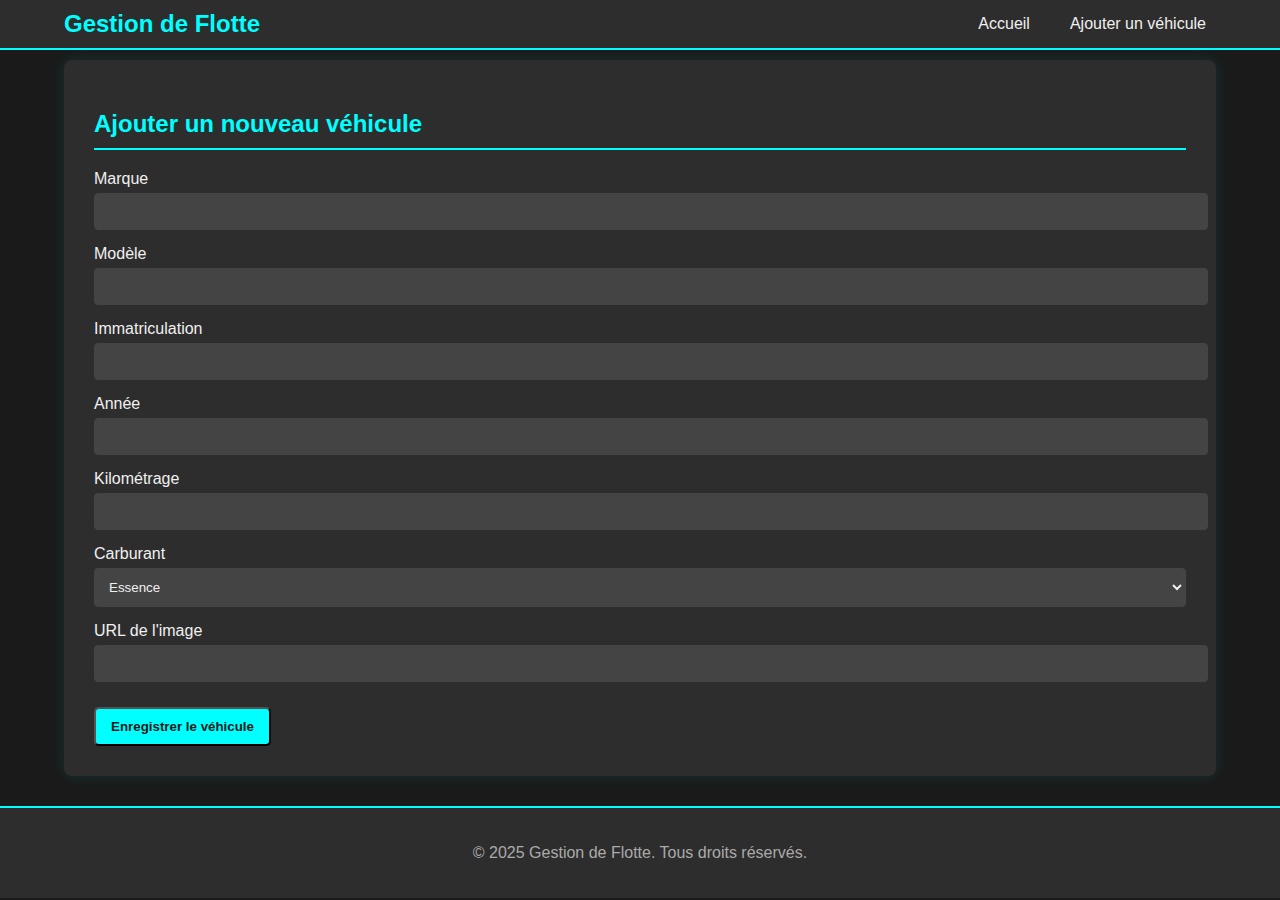
<file: models/googlestudio/ajouter-vehicule.html>
<!DOCTYPE html>
<html lang="fr">
<head>
    <meta charset="UTF-8">
    <meta name="viewport" content="width=device-width, initial-scale=1.0">
    <title>Ajouter un Véhicule - Gestion de Flotte</title>
    <link rel="stylesheet" href="style.css">
</head>
<body>

    <header>
        <nav class="navbar">
            <div class="container">
                <a href="index.html" class="navbar-brand">Gestion de Flotte</a>
                <ul class="navbar-nav">
                    <li><a href="index.html">Accueil</a></li>
                    <li><a href="ajouter-vehicule.html">Ajouter un véhicule</a></li>
                </ul>
            </div>
        </nav>
    </header>

    <main class="container">
        <section class="section">
            <h2>Ajouter un nouveau véhicule</h2>
            <form class="add-vehicle-form">
                <div class="form-group">
                    <label for="marque">Marque</label>
                    <input type="text" id="marque" name="marque">
                </div>
                <div class="form-group">
                    <label for="modele">Modèle</label>
                    <input type="text" id="modele" name="modele">
                </div>
                <div class="form-group">
                    <label for="immatriculation">Immatriculation</label>
                    <input type="text" id="immatriculation" name="immatriculation">
                </div>
                <div class="form-group">
                    <label for="annee">Année</label>
                    <input type="number" id="annee" name="annee">
                </div>
                <div class="form-group">
                    <label for="kilometrage">Kilométrage</label>
                    <input type="number" id="kilometrage" name="kilometrage">
                </div>
                <div class="form-group">
                    <label for="carburant">Carburant</label>
                    <select id="carburant" name="carburant">
                        <option value="essence">Essence</option>
                        <option value="diesel">Diesel</option>
                        <option value="electrique">Électrique</option>
                        <option value="hybride">Hybride</option>
                    </select>
                </div>
                 <div class="form-group">
                    <label for="image">URL de l'image</label>
                    <input type="text" id="image" name="image">
                </div>
                <button type="submit" class="btn">Enregistrer le véhicule</button>
            </form>
        </section>
    </main>

    <footer class="footer">
        <div class="container">
            <p>&copy; 2025 Gestion de Flotte. Tous droits réservés.</p>
        </div>
    </footer>

</body>
</html>
</file>
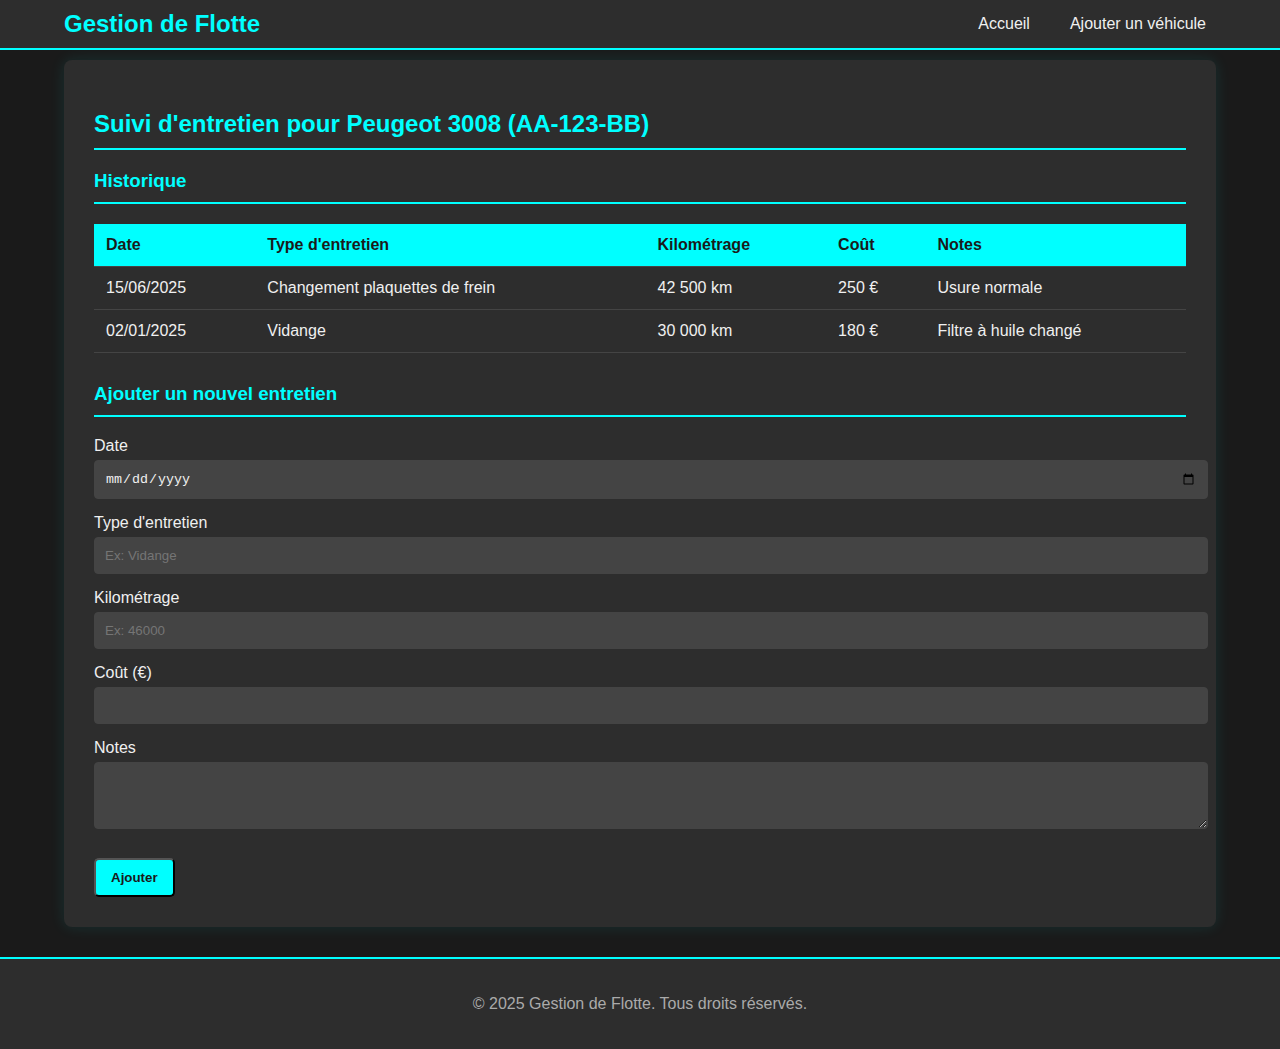
<file: models/googlestudio/entretien-suivi.html>
<!DOCTYPE html>
<html lang="fr">
<head>
    <meta charset="UTF-8">
    <meta name="viewport" content="width=device-width, initial-scale=1.0">
    <title>Suivi d'Entretien - Gestion de Flotte</title>
    <link rel="stylesheet" href="style.css">
</head>
<body>

    <header>
        <nav class="navbar">
            <div class="container">
                <a href="index.html" class="navbar-brand">Gestion de Flotte</a>
                <ul class="navbar-nav">
                    <li><a href="index.html">Accueil</a></li>
                    <li><a href="ajouter-vehicule.html">Ajouter un véhicule</a></li>
                </ul>
            </div>
        </nav>
    </header>

    <main class="container">
        <section class="section">
            <h2>Suivi d'entretien pour Peugeot 3008 (AA-123-BB)</h2>
            
            <div class="maintenance-history">
                <h3>Historique</h3>
                <table>
                    <thead>
                        <tr>
                            <th>Date</th>
                            <th>Type d'entretien</th>
                            <th>Kilométrage</th>
                            <th>Coût</th>
                            <th>Notes</th>
                        </tr>
                    </thead>
                    <tbody>
                        <tr>
                            <td>15/06/2025</td>
                            <td>Changement plaquettes de frein</td>
                            <td>42 500 km</td>
                            <td>250 €</td>
                            <td>Usure normale</td>
                        </tr>
                        <tr>
                            <td>02/01/2025</td>
                            <td>Vidange</td>
                            <td>30 000 km</td>
                            <td>180 €</td>
                            <td>Filtre à huile changé</td>
                        </tr>
                    </tbody>
                </table>
            </div>

            <div class="add-maintenance">
                <h3>Ajouter un nouvel entretien</h3>
                <form>
                    <div class="form-group">
                        <label for="date">Date</label>
                        <input type="date" id="date" name="date">
                    </div>
                    <div class="form-group">
                        <label for="type">Type d'entretien</label>
                        <input type="text" id="type" name="type" placeholder="Ex: Vidange">
                    </div>
                    <div class="form-group">
                        <label for="km">Kilométrage</label>
                        <input type="number" id="km" name="km" placeholder="Ex: 46000">
                    </div>
                    <div class="form-group">
                        <label for="cout">Coût (€)</label>
                        <input type="text" id="cout" name="cout">
                    </div>
                    <div class="form-group">
                        <label for="notes">Notes</label>
                        <textarea id="notes" name="notes" rows="3"></textarea>
                    </div>
                    <button type="submit" class="btn">Ajouter</button>
                </form>
            </div>
        </section>
    </main>

    <footer class="footer">
        <div class="container">
            <p>&copy; 2025 Gestion de Flotte. Tous droits réservés.</p>
        </div>
    </footer>

</body>
</html>
</file>
<file: models/googlestudio/style.css>
/* Variables de couleur */
:root {
    --carbon-primary: #1a1a1a;
    --carbon-secondary: #2d2d2d;
    --electric-blue: #00ffff;
    --text-color: #f0f0f0;
    --border-color: #444;
}

/* Styles généraux */
body {
    font-family: 'Segoe UI', Tahoma, Geneva, Verdana, sans-serif;
    background-color: var(--carbon-primary);
    color: var(--text-color);
    margin: 0;
    padding-top: 60px; /* Pour la navbar fixe */
}

.container {
    width: 90%;
    max-width: 1200px;
    margin: 0 auto;
}

h2, h3, h4 {
    color: var(--electric-blue);
    border-bottom: 2px solid var(--electric-blue);
    padding-bottom: 10px;
    margin-bottom: 20px;
}

a {
    color: var(--electric-blue);
    text-decoration: none;
}

/* Navbar */
.navbar {
    background-color: var(--carbon-secondary);
    border-bottom: 2px solid var(--electric-blue);
    position: fixed;
    top: 0;
    width: 100%;
    z-index: 1000;
}

.navbar .container {
    display: flex;
    justify-content: space-between;
    align-items: center;
    padding: 10px 0;
}

.navbar-brand {
    font-size: 1.5em;
    font-weight: bold;
}

.navbar-nav {
    list-style: none;
    margin: 0;
    padding: 0;
    display: flex;
}

.navbar-nav li {
    margin-left: 20px;
}

.navbar-nav a {
    color: var(--text-color);
    padding: 10px;
    transition: color 0.3s;
}

.navbar-nav a:hover {
    color: var(--electric-blue);
}

/* Sections */
.section {
    background-color: var(--carbon-secondary);
    padding: 30px;
    margin-bottom: 30px;
    border-radius: 8px;
    box-shadow: 0 0 15px rgba(0, 255, 255, 0.1);
}

/* Cards Véhicules */
.card-grid {
    display: grid;
    grid-template-columns: repeat(auto-fill, minmax(280px, 1fr));
    gap: 20px;
}

.card {
    background-color: #333;
    border: 1px solid var(--border-color);
    border-radius: 8px;
    overflow: hidden;
    transition: transform 0.3s;
}

.card:hover {
    transform: translateY(-5px);
}

.card img {
    width: 100%;
    height: auto;
}

.card-content {
    padding: 15px;
}

.card-content h3 {
    margin-top: 0;
    color: var(--text-color);
    border-bottom: none;
}

.btn {
    display: inline-block;
    background-color: var(--electric-blue);
    color: var(--carbon-primary);
    padding: 10px 15px;
    border-radius: 5px;
    font-weight: bold;
    text-align: center;
    margin-top: 10px;
    transition: background-color 0.3s;
}

.btn:hover {
    background-color: #00cccc;
}

/* Sections Entretiens */
.maintenance-list .maintenance-item {
    background-color: #333;
    padding: 15px;
    border-left: 4px solid var(--electric-blue);
    margin-bottom: 10px;
}

.last-maintenance-grid {
    display: grid;
    grid-template-columns: repeat(auto-fit, minmax(300px, 1fr));
    gap: 20px;
}

.vehicle-maintenance {
    background-color: #333;
    padding: 20px;
    border-radius: 5px;
}

.vehicle-maintenance ul {
    list-style: none;
    padding: 0;
}

.vehicle-maintenance li {
    padding: 5px 0;
}

.vehicle-maintenance li span {
    color: var(--electric-blue);
    font-weight: bold;
    margin-right: 10px;
}


/* Page Détail Véhicule */
.vehicle-detail-card {
    display: flex;
    gap: 30px;
    flex-wrap: wrap;
}
.vehicle-detail-card img {
    max-width: 100%;
    flex-basis: 500px;
    border-radius: 8px;
}
.vehicle-info ul {
    list-style: none;
    padding: 0;
}
.vehicle-info li {
    font-size: 1.1em;
    padding: 8px 0;
}

/* Page Suivi et Ajout */
table {
    width: 100%;
    border-collapse: collapse;
    margin-bottom: 30px;
}

table th, table td {
    padding: 12px;
    text-align: left;
    border-bottom: 1px solid var(--border-color);
}

table th {
    background-color: var(--electric-blue);
    color: var(--carbon-primary);
}

form .form-group {
    margin-bottom: 15px;
}

form label {
    display: block;
    margin-bottom: 5px;
}

form input, form textarea, form select {
    width: 100%;
    padding: 10px;
    background-color: #444;
    border: 1px solid var(--border-color);
    border-radius: 4px;
    color: var(--text-color);
}


/* Footer */
.footer {
    background-color: var(--carbon-secondary);
    color: #aaa;
    text-align: center;
    padding: 20px 0;
    margin-top: 30px;
    border-top: 2px solid var(--electric-blue);
}
</file>
